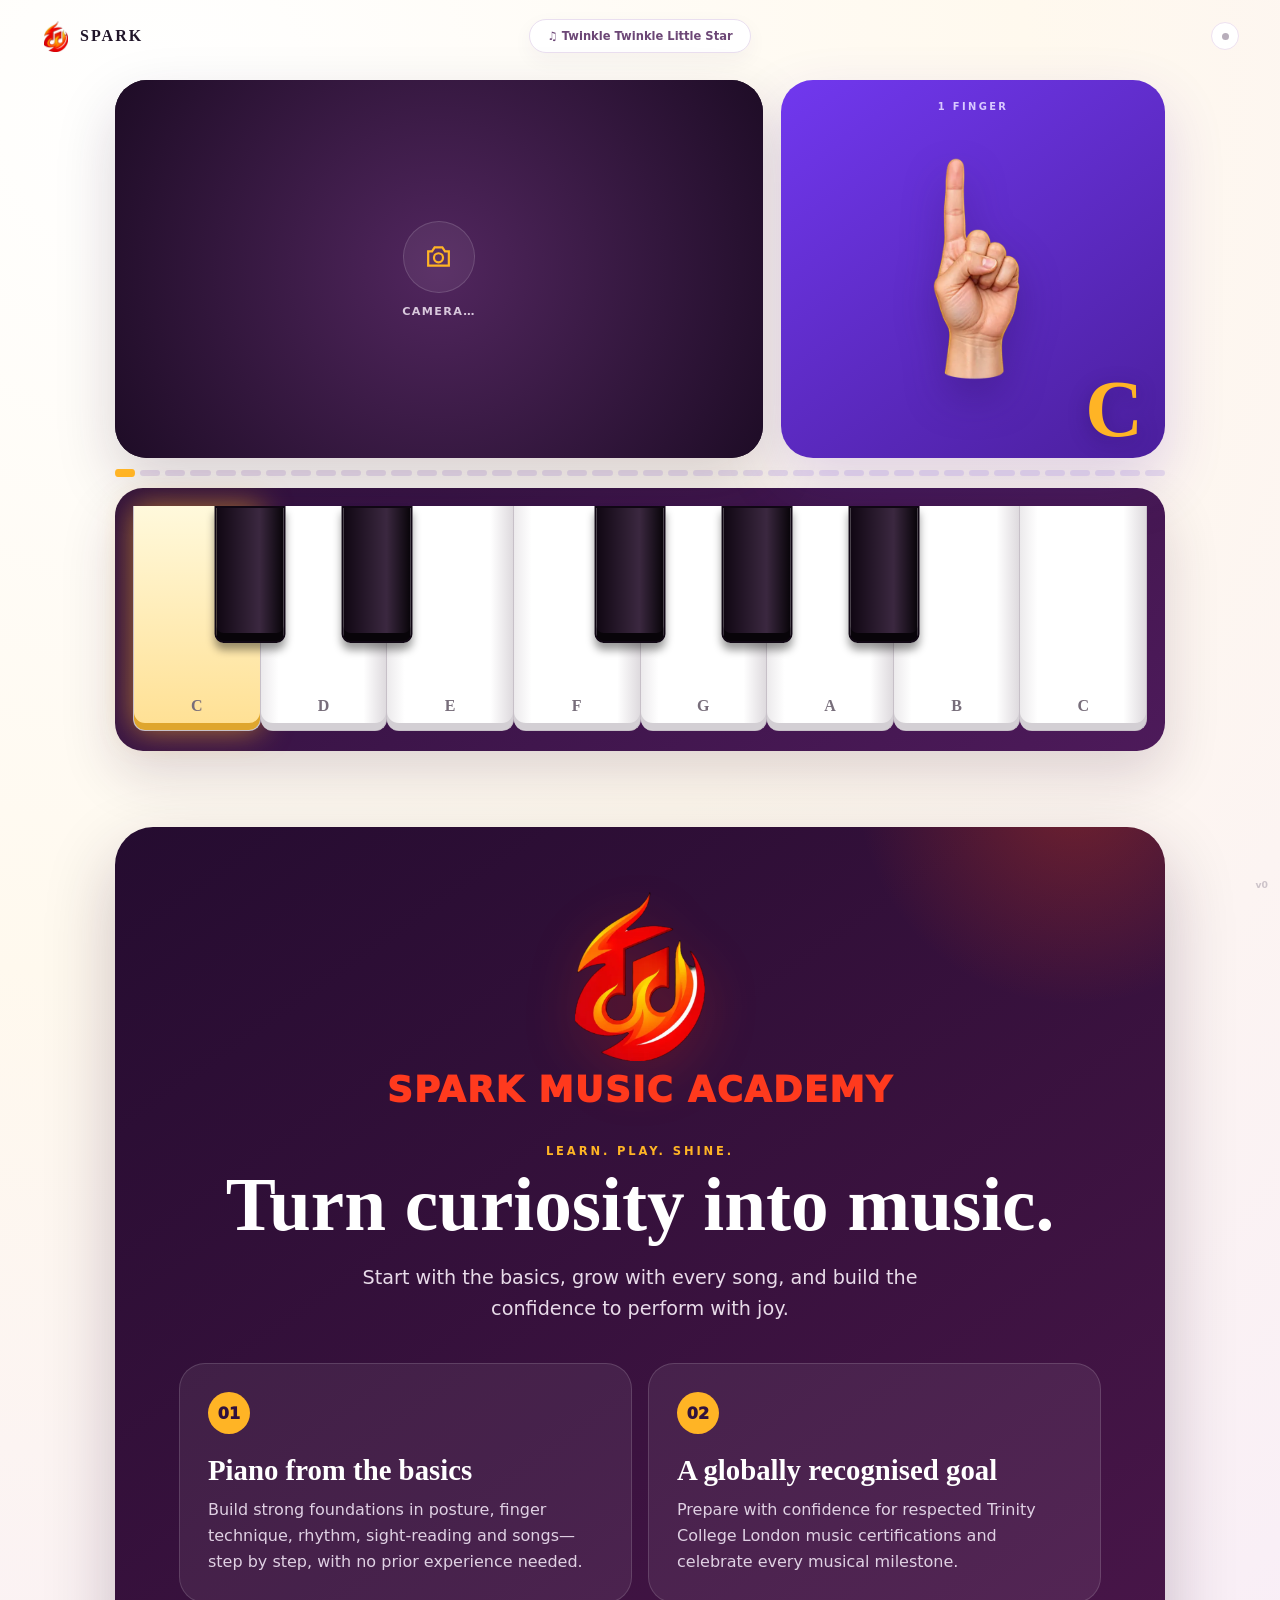
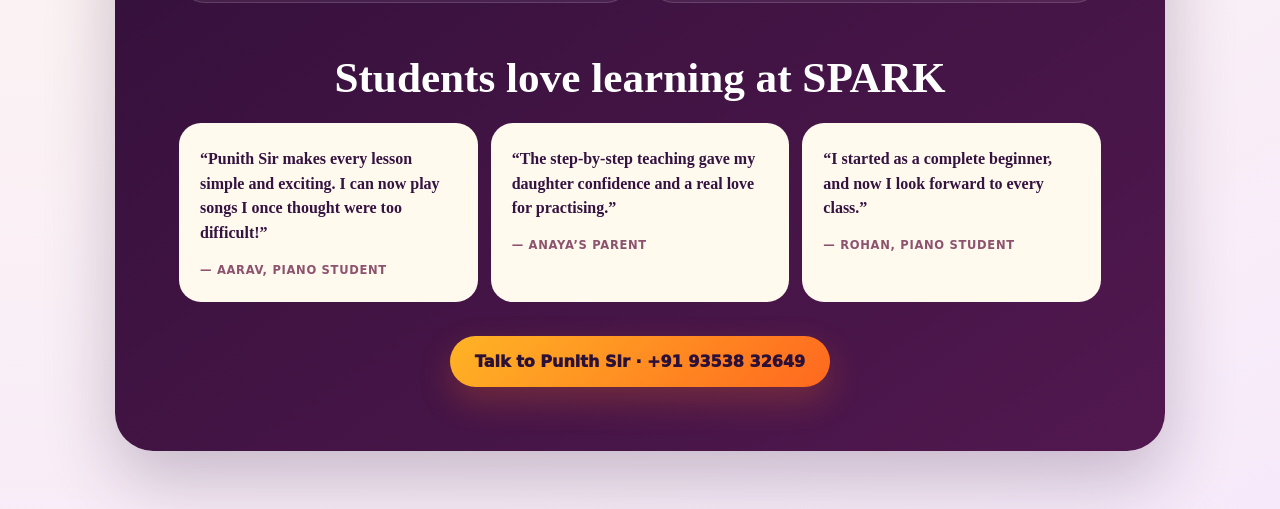
<file: site/index.html>
<!doctype html><html lang="en"><head><meta charset="UTF-8"><meta name="viewport" content="width=device-width,initial-scale=1"><meta name="theme-color" content="#291036"><title>SPARK Music Academy — Play with Your Hands</title><meta name="description" content="Show your hand. Play your first song."><meta property="og:title" content="SPARK Music Academy"><meta property="og:description" content="Show your hand. Make music."><meta property="og:image" content="https://spark-music-academy.dipenpalwankar.chatgpt.site/og.png"><style>
:root{--plum:#291036;--violet:#7138ef;--gold:#ffb425;--cream:#fff9ee;--mint:#55e6ba;--ink:#201529}*{box-sizing:border-box}html,body{margin:0;min-height:100%;background:var(--cream);font-family:Inter,ui-sans-serif,system-ui,-apple-system,"Segoe UI",sans-serif;color:var(--ink)}button{font:inherit}.app{min-height:100vh;overflow:hidden;background:radial-gradient(circle at 12% 5%,#fff 0,#fff9ee 38%,#f6eafa 100%);padding:0 3.2vw 28px}.intro{position:fixed;z-index:100;inset:0;display:grid;place-items:center;overflow:hidden;background:radial-gradient(circle,#522064 0,#290f38 46%,#130718 100%);animation:introAway .55s 1.72s both}.orbit{position:absolute;width:min(72vw,580px);aspect-ratio:1;border:1px solid #ffffff17;border-radius:50%;box-shadow:0 0 0 70px #ffffff08,0 0 0 140px #ffffff05;animation:orbit 9s linear infinite}.intro-logo{position:relative;z-index:2;color:#fff;display:flex;flex-direction:column;align-items:center;animation:logoPop 1.65s cubic-bezier(.16,.9,.2,1) both}.spark{width:28px;height:28px;color:var(--gold)}.intro-logo .spark{width:94px;height:94px;filter:drop-shadow(0 0 26px #ffb42599)}.intro-logo strong{font:800 clamp(2.6rem,8vw,5rem)/1 Georgia,serif;letter-spacing:.16em;margin-left:.16em}.intro-logo span{font-size:.7rem;text-transform:uppercase;letter-spacing:.34em;margin-top:10px;margin-left:.34em;color:#eadfed}@keyframes logoPop{0%{opacity:0;transform:scale(.12) rotate(-12deg);filter:blur(18px)}58%{opacity:1;transform:scale(1.1);filter:none}100%{transform:scale(1)}}@keyframes introAway{to{opacity:0;visibility:hidden;transform:scale(1.08)}}@keyframes orbit{to{transform:rotate(360deg)}}header{height:72px;max-width:1240px;margin:auto;display:grid;grid-template-columns:1fr auto 1fr;align-items:center}.brand{display:flex;align-items:center;gap:8px}.brand b{font:800 1rem Georgia,serif;letter-spacing:.13em}.song{justify-self:center;background:#fff;border:1px solid #eadff0;border-radius:999px;padding:9px 17px;font-size:.72rem;font-weight:800;color:#6c4776;box-shadow:0 7px 20px #4926540c}.live{justify-self:end;width:28px;height:28px;border-radius:50%;display:grid;place-items:center;background:#fff;border:1px solid #eee1f0}.live i{width:7px;height:7px;border-radius:50%;background:#b8aebb}.live i.on{background:#36d693;box-shadow:0 0 0 4px #36d69324}.play-zone{max-width:1050px;margin:8px auto 12px;display:grid;grid-template-columns:1.35fr .8fr;gap:18px}.camera,.guide{height:clamp(270px,42vh,440px);border-radius:32px;position:relative;overflow:hidden}.camera{background:radial-gradient(circle,#5a3162,#180c1d);box-shadow:0 25px 60px #2a12322e}.camera video,.camera canvas{position:absolute;inset:0;width:100%;height:100%;object-fit:cover}.camera video{transform:scaleX(-1)}.cover{position:absolute;z-index:4;inset:0;display:grid;place-content:center;justify-items:center;gap:12px;background:radial-gradient(circle,#51265e,#1e0c26);color:#d8c8dc;font-size:.7rem;font-weight:800;letter-spacing:.12em;text-transform:uppercase}.cover.hidden{display:none}.cam-ring{width:72px;height:72px;border-radius:50%;display:grid;place-items:center;background:#ffffff10;border:1px solid #ffffff24;animation:pulse 1.3s infinite}.cam-icon{width:31px;fill:none;stroke:var(--gold);stroke-width:1.7}.retry{display:none;flex-direction:column;align-items:center;gap:9px;border:0;border-radius:22px;background:#fff;color:var(--plum);padding:18px 24px;font-weight:800;cursor:pointer}.retry.show{display:flex}.retry .cam-icon{stroke:var(--violet)}@keyframes pulse{50%{box-shadow:0 0 0 16px #ffb4250d;transform:scale(.96)}}.ghost{position:absolute;inset:0;display:grid;place-items:center;pointer-events:none}.ghost img{height:75%;max-width:62%;object-fit:contain;opacity:.16;filter:grayscale(1) brightness(2);animation:ghost 1.4s ease-in-out infinite alternate}@keyframes ghost{to{opacity:.28;transform:scale(1.035)}}.seen-note{position:absolute;right:18px;top:16px;font:800 2.6rem Georgia,serif;color:#fff;text-shadow:0 4px 20px #0008}.guide{display:grid;place-items:center;text-align:center;background:linear-gradient(145deg,#7138ef,#4b1f9d);box-shadow:0 25px 60px #5b28b630;color:#fff;padding:22px}.show{position:absolute;top:21px;font-size:.62rem;font-weight:900;letter-spacing:.24em;color:#d9c9ff}.hand{width:min(78%,300px);height:72%;object-fit:contain;filter:drop-shadow(0 18px 20px #2a0f5c55);animation:float .8s ease-in-out infinite alternate}.note{position:absolute;right:22px;bottom:13px;font:900 5rem/.9 Georgia,serif;color:var(--gold);text-shadow:0 5px 20px #2d116777}@keyframes float{to{transform:translateY(-7px)}}.guide.complete{background:linear-gradient(145deg,#ffb425,#ff7c43);display:flex;flex-direction:column;justify-content:center}.guide.complete h1{margin:4px 0 14px;font:800 clamp(2rem,5vw,3.5rem) Georgia,serif}.star{font-size:5rem;animation:star 1.4s ease-in-out infinite}@keyframes star{50%{transform:rotate(12deg) scale(1.12)}}.replay{width:52px;height:52px;border:0;border-radius:50%;background:#fff;color:#6f2fe0;font-size:1.8rem;font-weight:900;cursor:pointer;box-shadow:0 8px 18px #7d351c30}.progress{max-width:1050px;margin:0 auto 12px;display:flex;gap:5px}.progress i{height:6px;flex:1;border-radius:999px;background:#e8ddeb;transition:.25s}.progress i.done{background:var(--mint)}.progress i.now{background:var(--gold);transform:scaleY(1.35)}.piano-shell{max-width:1050px;margin:auto;background:linear-gradient(145deg,#30113d,#4d1a5a);padding:18px 18px 20px;border-radius:28px;box-shadow:0 24px 55px #31123a29}.piano{position:relative;display:flex;height:clamp(170px,25vh,250px)}.white{position:relative;flex:1;border:1px solid #c7c0c8;border-top:0;border-radius:0 0 12px 12px;background:linear-gradient(90deg,#eceaec,#fff 14%,#fff 82%,#dedade);box-shadow:inset 0 -7px 0 #d3cfd4;cursor:pointer;transition:.08s}.white+.white{border-left:0}.white span{position:absolute;bottom:15px;inset-inline:0;font:800 1rem Georgia,serif;color:#776d7a}.white.pressed{transform:translateY(5px);background:linear-gradient(#eedcff,#d8b9ff);box-shadow:inset 0 -2px 0 #a882ba}.white.guide-key{background:linear-gradient(#fff9dc,#ffe093);box-shadow:inset 0 -7px 0 #dfa62e,0 0 30px #ffb42599}.black{position:absolute;z-index:3;top:0;width:7%;height:61%;transform:translateX(-50%);border:2px solid #100714;border-radius:0 0 9px 9px;background:linear-gradient(90deg,#100713,#3b2840 64%,#080409);box-shadow:inset 0 -8px 0 #080409,0 7px 8px #0006;cursor:pointer}.black.pressed{height:58%;background:#8a50ff}.v0{position:fixed;right:12px;bottom:10px;color:#96899a;text-decoration:none;font-size:.58rem;font-weight:800;opacity:.45}.v0:hover{opacity:1}@media(max-width:720px){.app{padding-inline:12px}header{height:62px}.song{font-size:.62rem;padding:8px 12px}.play-zone{grid-template-columns:1.15fr .8fr;gap:9px;margin-top:3px}.camera,.guide{height:clamp(245px,43vh,360px);border-radius:22px}.guide{padding:10px}.show{top:14px;font-size:.52rem}.hand{width:95%;height:68%}.note{font-size:3.6rem;right:12px;bottom:9px}.piano-shell{padding:11px 8px 13px;border-radius:20px}.piano{height:clamp(145px,24vh,190px)}.white span{bottom:11px}.progress{margin-bottom:9px}.cover{font-size:.58rem}.brand b{display:none}}@media(max-width:480px){.play-zone{grid-template-columns:1fr .66fr}.camera,.guide{height:43vh;min-height:230px}.hand{height:63%}.note{font-size:3rem}.piano{height:142px}.white span{font-size:.8rem}}@media(prefers-reduced-motion:reduce){*,*:before,*:after{animation-duration:.01ms!important;animation-iteration-count:1!important}}
</style><link rel="stylesheet" href="intro.css?v=4"><link rel="stylesheet" href="academy.css?v=1"><style>.song-picker[hidden]{display:none}.song-picker{display:flex;justify-content:flex-end;gap:6px;margin:0 0 12px}.song-picker button{border:1px solid #ffffff2c;border-radius:999px;background:#ffffff12;color:#eadfed;padding:8px 12px;font-size:.72rem;font-weight:850;cursor:pointer}.song-picker button.active{background:var(--gold);border-color:var(--gold);color:#2f103b}.gesture-word{max-width:80%;font:900 clamp(1.35rem,4vw,2.6rem)/1.05 Inter,ui-sans-serif,system-ui,sans-serif;letter-spacing:.08em;color:#fff}.ghost strong{color:#fff;opacity:.3;font:900 clamp(1.1rem,4vw,2.2rem)/1 Inter,ui-sans-serif,system-ui,sans-serif;letter-spacing:.12em}.ghost img[hidden]{display:none}@media(max-width:720px){.song-picker{margin:0 3px 9px}.song-picker button{padding:7px 10px;font-size:.65rem}}</style></head><body><main class="app"><section class="intro"><div class="orbit"></div><div class="intro-logo"><span class="logo-art brand-logo-image" role="img" aria-label="SPARK Music Academy logo"></span><strong class="brand-name">SPARK MUSIC ACADEMY</strong></div><div class="intro-message teacher-flash"><span>Learn Piano</span><small>with</small><strong>Punith Sir</strong></div><div class="intro-message lesson-flash"><strong>Let's Start</strong><span>your first lesson today!</span></div></section><section class="join-popup" id="joinPopup" role="dialog" aria-modal="true" aria-labelledby="joinTitle" hidden><div class="join-card"><span class="logo-art academy-mark" aria-hidden="true"></span><span class="join-kicker">Your music journey starts here</span><h2 id="joinTitle">Join SPARK<br>Music Academy</h2><p>Contact Punith Sir now!</p><a class="join-call" href="tel:+919353832649" aria-label="Call Punith Sir at plus 91 93538 32649">+91 93538 32649</a><button class="join-more" id="joinMore">Get more information about the academy</button><button class="join-replay" id="joinReplay">Play again ↻</button></div></section><header><div class="brand"><span class="logo-art" aria-hidden="true"></span><b>SPARK</b></div><div class="song" id="songTitle">♫ Twinkle Twinkle Little Star</div><div class="live"><i id="live"></i></div></header><section class="play-zone"><div class="camera"><video id="video" muted playsinline></video><canvas id="canvas"></canvas><div class="cover" id="cover"><div class="cam-ring" id="camRing"><svg class="cam-icon" viewBox="0 0 24 24"><path d="M4 8h3l2-3h6l2 3h3v11H4z"/><circle cx="12" cy="13" r="3.5"/></svg></div><span id="camText">Camera…</span><button class="retry" id="retry"><svg class="cam-icon" viewBox="0 0 24 24"><path d="M4 8h3l2-3h6l2 3h3v11H4z"/><circle cx="12" cy="13" r="3.5"/></svg>Tap</button></div><div class="ghost" id="ghost"><img id="ghostHand" alt="Hand guide"><strong id="ghostCue"></strong></div><div class="seen-note" id="seen"></div></div><div class="guide" id="guide"><span class="show">SHOW THIS</span><img class="hand" id="hand" alt="Hand shape"><div class="note" id="note">E</div></div></section><div class="progress" id="progress"></div><section class="piano-shell"><div class="song-picker" id="songPicker" hidden><button data-song="twinkle" class="active">Twinkle Twinkle</button><button data-song="hot">Hot Cross Buns</button></div><div class="piano" id="piano"></div></section><section class="academy-info" id="academy-info" aria-labelledby="academyTitle"><div class="academy-lockup"><span class="logo-art" role="img" aria-label="SPARK Music Academy logo"></span><strong>SPARK MUSIC ACADEMY</strong></div><p class="academy-eyebrow">Learn. Play. Shine.</p><h2 id="academyTitle">Turn curiosity into music.</h2><p class="academy-lead">Start with the basics, grow with every song, and build the confidence to perform with joy.</p><div class="academy-highlights"><article><span>01</span><h3>Piano from the basics</h3><p>Build strong foundations in posture, finger technique, rhythm, sight-reading and songs—step by step, with no prior experience needed.</p></article><article><span>02</span><h3>A globally recognised goal</h3><p>Prepare with confidence for respected Trinity College London music certifications and celebrate every musical milestone.</p></article></div><div class="testimonials"><h3>Students love learning at SPARK</h3><div><blockquote>“Punith Sir makes every lesson simple and exciting. I can now play songs I once thought were too difficult!”<footer>— Aarav, Piano Student</footer></blockquote><blockquote>“The step-by-step teaching gave my daughter confidence and a real love for practising.”<footer>— Anaya’s Parent</footer></blockquote><blockquote>“I started as a complete beginner, and now I look forward to every class.”<footer>— Rohan, Piano Student</footer></blockquote></div></div><a class="academy-cta" href="tel:+919353832649">Talk to Punith Sir · +91 93538 32649</a></section><a class="v0" href="v0/">v0</a></main><script type="module">
const notes=[['C4','C','A',261.63],['D4','D','S',293.66],['E4','E','D',329.63],['F4','F','F',349.23],['G4','G','G',392],['A4','A','H',440],['B4','B','J',493.88],['C5','C','K',523.25]],blacks=[['C#4',11.55,277.18],['D#4',24.05,311.13],['F#4',49.05,369.99],['G#4',61.55,415.3],['A#4',74.05,466.16]],songs={twinkle:{title:'Twinkle Twinkle Little Star',short:'Twinkle Twinkle',notes:['C4','C4','G4','G4','A4','A4','G4','F4','F4','E4','E4','D4','D4','C4','G4','G4','F4','F4','E4','E4','D4','G4','G4','F4','F4','E4','E4','D4','C4','C4','G4','G4','A4','A4','G4','F4','F4','E4','E4','D4','D4','C4']},hot:{title:'Hot Cross Buns',short:'Hot Cross Buns',notes:['E4','D4','C4','E4','D4','C4','C4','C4','C4','C4','D4','D4','D4','D4','E4','D4','C4']}},songKey='twinkle',song=songs.twinkle.notes;let audio,step=0,stream,raf,landmarker,lastCount='',lastTrigger=0,tutorialComplete=false;const $=s=>document.querySelector(s),piano=$('#piano'),progress=$('#progress');
notes.forEach(([n,l,k])=>{const b=document.createElement('button');b.className='white';b.dataset.note=n;b.innerHTML=`<span>${l}</span>`;b.setAttribute('aria-label',`Play ${l}`);b.onpointerdown=()=>play(n);piano.appendChild(b)});blacks.forEach(([n,left,hz])=>{const b=document.createElement('button');b.className='black';b.dataset.note=n;b.style.left=left+'%';b.onpointerdown=()=>tone(n,hz);piano.appendChild(b)});song.forEach(()=>progress.appendChild(document.createElement('i')));
function asset(count){return`assets/hand-guide-${count===1?'one':count===2?'two':'three'}.webp`}function tone(n,hz){audio??=new(window.AudioContext||window.webkitAudioContext)();if(audio.state==='suspended')audio.resume();const o=audio.createOscillator(),g=audio.createGain();o.type='triangle';o.frequency.value=hz;g.gain.setValueAtTime(.0001,audio.currentTime);g.gain.exponentialRampToValueAtTime(.3,audio.currentTime+.015);g.gain.exponentialRampToValueAtTime(.0001,audio.currentTime+.52);o.connect(g).connect(audio.destination);o.start();o.stop(audio.currentTime+.55);const key=document.querySelector(`[data-note="${n}"]`);key?.classList.add('pressed');setTimeout(()=>key?.classList.remove('pressed'),180)}function play(n){const x=notes.find(x=>x[0]===n);if(!x)return;tone(n,x[3]);if(song[step]===n){step=Math.min(step+1,song.length);render()}}
function guideFor(n){return n==='C4'?{label:'1 FINGER',asset:asset(1)}:n==='D4'?{label:'2 FINGERS',asset:asset(2)}:n==='E4'?{label:'3 FINGERS',asset:asset(3)}:n==='F4'?{label:'4 FINGERS',asset:'assets/hand-guide-four.webp'}:n==='G4'?{label:'OPEN HAND',asset:'assets/hand-guide-open.webp'}:{label:'THUMB UP',asset:'assets/hand-guide-thumb.webp'}}
function chooseSong(key){songKey=key;song=songs[key].notes;step=0;$('#joinPopup').hidden=true;$('#songTitle').textContent='♫ '+songs[key].title;progress.innerHTML='';song.forEach(()=>progress.appendChild(document.createElement('i')));document.querySelectorAll('#songPicker button').forEach(b=>b.classList.toggle('active',b.dataset.song===key));render()}
function render(){$('#joinPopup').hidden=step<song.length;document.querySelectorAll('.white').forEach(k=>k.classList.remove('guide-key'));[...progress.children].forEach((p,i)=>p.className=i<step?'done':i===step?'now':'');const guide=$('#guide');if(step>=song.length){tutorialComplete=true;$('#songPicker').hidden=false;guide.className='guide complete';guide.innerHTML='<div class="star">★</div><h1>You did it!</h1><button class="replay" aria-label="Play again">↻</button>';guide.querySelector('button').onclick=()=>{step=0;render()};return}const n=song[step],cue=guideFor(n);guide.className='guide';guide.innerHTML='<span class="show">'+cue.label+'</span>'+(cue.asset?'<img class="hand" id="hand" alt="Hand shape">':'<div class="gesture-word">'+cue.label+'</div>')+'<div class="note" id="note"></div>';if(cue.asset){$('#hand').src=cue.asset;$('#ghostHand').src=cue.asset;$('#ghostHand').hidden=false;$('#ghostCue').textContent=''}else{$('#ghostHand').hidden=true;$('#ghostCue').textContent=cue.label}$('#note').textContent=n[0];document.querySelector(`[data-note="${n}"]`).classList.add('guide-key')}render();$('#joinReplay').onclick=()=>{step=0;render()};$('#joinMore').onclick=()=>{$('#joinPopup').hidden=true;setTimeout(()=>$('#academy-info').scrollIntoView({behavior:'smooth',block:'start'}),80)};document.querySelectorAll('#songPicker button').forEach(b=>b.onclick=()=>chooseSong(b.dataset.song));
document.addEventListener('keydown',e=>{if(e.repeat)return;const n=notes.find(n=>n[2].toLowerCase()===e.key.toLowerCase());if(n)play(n[0])});document.addEventListener('pointerdown',()=>{if(audio?.state==='suspended')audio.resume()},{once:true});
async function startCamera(){try{$('#retry').classList.remove('show');$('#camRing').style.display='grid';$('#camText').textContent='Camera…';const {FilesetResolver,HandLandmarker}=await import('https://cdn.jsdelivr.net/npm/@mediapipe/tasks-vision@0.10.22-rc.20250304/+esm'),vision=await FilesetResolver.forVisionTasks('https://cdn.jsdelivr.net/npm/@mediapipe/tasks-vision@0.10.22-rc.20250304/wasm');landmarker=await HandLandmarker.createFromOptions(vision,{baseOptions:{modelAssetPath:'https://storage.googleapis.com/mediapipe-models/hand_landmarker/hand_landmarker/float16/1/hand_landmarker.task',delegate:'GPU'},runningMode:'VIDEO',numHands:1});stream=await navigator.mediaDevices.getUserMedia({video:{facingMode:'user',width:{ideal:960},height:{ideal:540}},audio:false});const video=$('#video');video.srcObject=stream;await video.play();$('#cover').classList.add('hidden');$('#live').classList.add('on');detect()}catch(err){console.error(err);$('#camRing').style.display='none';$('#camText').textContent='';$('#retry').classList.add('show')}}
function detect(){const video=$('#video'),pts=landmarker.detectForVideo(video,performance.now()).landmarks?.[0],canvas=$('#canvas'),ctx=canvas.getContext('2d');canvas.width=video.videoWidth||960;canvas.height=video.videoHeight||540;ctx.clearRect(0,0,canvas.width,canvas.height);if(pts){ctx.strokeStyle='#ffffffe0';ctx.lineWidth=4;ctx.lineCap='round';ctx.lineJoin='round';[[0,1,2,3,4],[0,5,6,7,8],[5,9,10,11,12],[9,13,14,15,16],[13,17,18,19,20],[0,17]].forEach(chain=>{ctx.beginPath();chain.forEach((i,j)=>{const p=pts[i],x=(1-p.x)*canvas.width,y=p.y*canvas.height;j?ctx.lineTo(x,y):ctx.moveTo(x,y)});ctx.stroke()});ctx.fillStyle='#ffb425';pts.forEach(p=>{ctx.beginPath();ctx.arc((1-p.x)*canvas.width,p.y*canvas.height,5.5,0,Math.PI*2);ctx.fill()});const i=pts[8].y<pts[6].y-.025,m=pts[12].y<pts[10].y-.025,r=pts[16].y<pts[14].y-.025,p=pts[20].y<pts[18].y-.025,t=Math.abs(pts[4].x-pts[2].x)>.075;let detected='';if(t&&!i&&!m&&!r&&!p)detected='A4';else if(i&&!m&&!r&&!p)detected='C4';else if(i&&m&&!r&&!p)detected='D4';else if(i&&m&&r&&!p)detected='E4';else if(i&&m&&r&&p&&!t)detected='F4';else if(i&&m&&r&&p&&t)detected='G4';$('#seen').textContent=detected?detected[0]:'';$('#ghost').style.display=detected?'none':'grid';const now=performance.now();if(detected&&(detected!==lastCount||now-lastTrigger>900)){play(detected);lastTrigger=now}lastCount=detected}else{$('#seen').textContent='';$('#ghost').style.display='grid';lastCount=''}raf=requestAnimationFrame(detect)}$('#retry').onclick=startCamera;setTimeout(startCamera,5600);
</script></body></html>
</file>
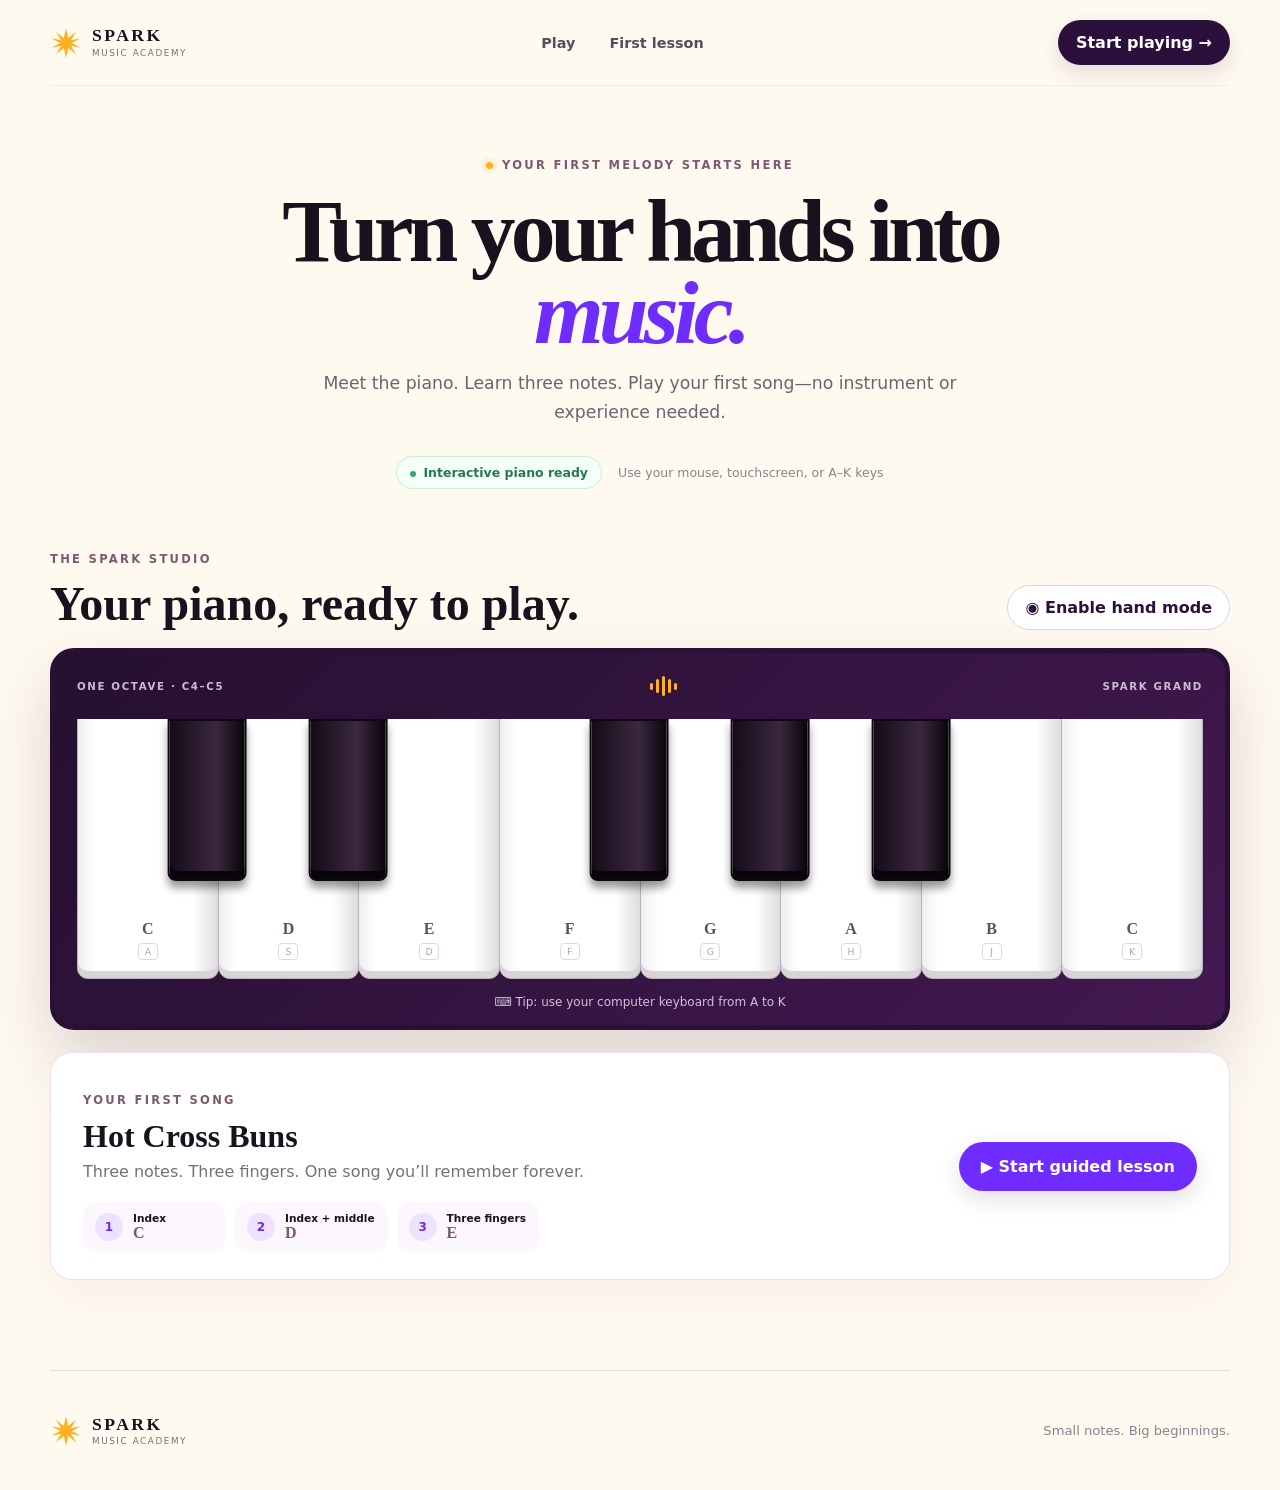
<file: site/v0/index.html>
<!doctype html>
<html lang="en">
<head>
  <meta charset="UTF-8" />
  <meta name="viewport" content="width=device-width, initial-scale=1.0" />
  <meta name="theme-color" content="#2b103b" />
  <title>SPARK Music Academy — Play Your First Song</title>
  <meta name="description" content="Play a one-octave piano with your hands and learn Hot Cross Buns in minutes." />
  <meta property="og:title" content="SPARK Music Academy" />
  <meta property="og:description" content="Play. Learn. Spark joy." />
  <meta property="og:type" content="website" />
  <meta property="og:image" content="https://spark-music-academy.dipenpalwankar.chatgpt.site/og.png" />
  <style>
    :root{--ink:#17121d;--plum:#2b103b;--purple:#6f2cff;--gold:#ffb020;--cream:#fffaf0;--muted:#766f7b}*{box-sizing:border-box}html{scroll-behavior:smooth}body{margin:0;background:var(--cream);color:var(--ink);font-family:Inter,ui-sans-serif,system-ui,-apple-system,"Segoe UI",sans-serif}button,a{-webkit-tap-highlight-color:transparent}button{font:inherit}.shell{width:min(1180px,calc(100% - 40px));margin-inline:auto}.intro{position:fixed;z-index:100;inset:0;display:grid;place-items:center;overflow:hidden;background:radial-gradient(circle at center,#4e185f 0,#240d32 46%,#130818 100%);animation:introExit .65s 1.75s both}.intro.hidden{display:none}.intro-glow{position:absolute;width:26rem;height:26rem;border-radius:50%;background:#ffaf1c47;filter:blur(80px);animation:glowPulse 1.6s ease-out}.intro-mark{color:#fff;position:relative;z-index:2;text-align:center;animation:logoArrival 1.7s cubic-bezier(.18,.8,.2,1) both}.intro-mark .spark{width:100px;height:100px;color:var(--gold);filter:drop-shadow(0 0 24px #ffb0208c)}.intro-mark p{margin:18px 0 0;display:flex;flex-direction:column;letter-spacing:.34em}.intro-mark strong{font:800 clamp(2.2rem,7vw,4.8rem)/1 Georgia,serif;letter-spacing:.18em}.intro-mark span{margin-top:10px;font-size:.8rem;text-transform:uppercase}.skip{position:absolute;right:28px;top:24px;z-index:3;border:1px solid #ffffff44;color:#fff;background:#ffffff10;border-radius:999px;padding:10px 16px;cursor:pointer}@keyframes logoArrival{0%{opacity:0;transform:scale(.14) rotate(-10deg);filter:blur(16px)}55%{opacity:1;transform:scale(1.08);filter:blur(0)}100%{transform:scale(1)}}@keyframes introExit{to{opacity:0;visibility:hidden;transform:scale(1.08)}}@keyframes glowPulse{0%{opacity:0;transform:scale(.1)}65%{opacity:1}100%{transform:scale(1.5);opacity:.2}}.nav{height:86px;display:flex;align-items:center;justify-content:space-between;border-bottom:1px solid #3b214711}.brand{display:inline-flex;align-items:center;gap:10px;color:var(--ink);text-decoration:none}.spark{width:32px;height:32px;color:var(--gold)}.brand span{display:flex;flex-direction:column}.brand b{font:800 1.1rem/1 Georgia,serif;letter-spacing:.14em}.brand small{margin-top:3px;font-size:.55rem;letter-spacing:.18em;text-transform:uppercase;color:var(--muted)}.nav-links{display:flex;gap:34px}.nav-links a{color:#554c5c;text-decoration:none;font-size:.9rem;font-weight:600}.pill,.lesson-button{border:0;border-radius:999px;background:var(--plum);color:#fff;padding:13px 18px;font-weight:700;display:inline-flex;align-items:center;gap:10px;cursor:pointer;box-shadow:0 8px 22px #2b103b22;transition:.2s}.pill:hover,.lesson-button:hover{transform:translateY(-2px);background:#451458}.hero{padding:72px 0 52px;text-align:center}.eyebrow,.kicker{color:#7d586e;font-size:.72rem;letter-spacing:.2em;font-weight:800;text-transform:uppercase}.eyebrow{display:flex;justify-content:center;align-items:center;gap:9px}.eyebrow span{width:7px;height:7px;border-radius:50%;background:var(--gold);box-shadow:0 0 0 5px #ffb0201c}.hero h1{margin:18px auto 14px;max-width:860px;font:700 clamp(3rem,7vw,6.2rem)/.92 Georgia,serif;letter-spacing:-.055em}.hero h1 em{color:var(--purple);font-weight:inherit}.hero-copy{max-width:650px;margin:0 auto;color:#6c6370;font-size:1.08rem;line-height:1.7}.status-row{margin-top:28px;display:flex;align-items:center;justify-content:center;gap:16px;color:#8b828e;font-size:.78rem}.live-pill{border:1px solid #45a46c33;background:#f4fff7;color:#267a49;border-radius:999px;padding:8px 13px;font-weight:700}.live-pill i{display:inline-block;width:6px;height:6px;border-radius:50%;background:#35a863;margin-right:7px}.studio{padding-bottom:90px}.studio-header{display:flex;justify-content:space-between;align-items:flex-end;margin-bottom:18px}.studio-header h2{font:700 clamp(1.8rem,4vw,3rem)/1.1 Georgia,serif;margin:7px 0 0}.camera-button{display:inline-flex;align-items:center;gap:9px;border:1px solid #ded3e4;color:var(--plum);background:#fff;border-radius:999px;padding:12px 17px;font-weight:750;cursor:pointer}.camera-button.active{color:#fff;background:var(--purple);border-color:var(--purple)}.hand-stage{display:none;grid-template-columns:1.4fr 1fr;gap:18px;margin-bottom:18px;padding:16px;border-radius:22px;background:#1e0d26;color:#fff;box-shadow:0 18px 45px #35144020}.hand-stage.show{display:grid}.camera-feed{position:relative;min-height:250px;overflow:hidden;border-radius:15px;background:radial-gradient(circle,#402249,#100714)}.camera-feed video,.camera-feed canvas{width:100%;height:100%;position:absolute;inset:0;object-fit:cover}.camera-feed video{transform:scaleX(-1)}.camera-loader{position:absolute;inset:0;display:grid;place-content:center;text-align:center;padding:30px;color:#e7dbea;background:#1b0b22dd;font-size:.82rem;line-height:1.6;z-index:2}.camera-loader.hidden{display:none}.camera-badge{position:absolute;z-index:3;left:12px;top:12px;border:1px solid #ffffff2e;background:#120719a8;backdrop-filter:blur(8px);border-radius:999px;padding:7px 10px;font-size:.56rem;font-weight:800;letter-spacing:.13em}.camera-badge i{display:inline-block;width:6px;height:6px;border-radius:50%;background:#8a7e8e;margin-right:6px}.camera-badge.live i{background:#53e58c;box-shadow:0 0 0 4px #53e58c22}.gesture-readout{padding:20px 18px 16px 8px;display:flex;flex-direction:column;justify-content:center}.gesture-readout .kicker{color:#c8a9d3}.gesture-readout h3{margin:8px 0 9px;font:700 1.6rem Georgia,serif}.gesture-readout>p:not(.kicker){color:#cdbfd0;font-size:.83rem;line-height:1.6;margin:0}.gesture-chips{display:flex;gap:8px;margin-top:18px}.gesture-chips span{min-width:65px;display:flex;align-items:center;justify-content:center;gap:5px;background:#ffffff10;border:1px solid #ffffff17;border-radius:11px;padding:10px;filter:grayscale(.8);opacity:.62;transition:.2s}.gesture-chips span.seen{color:#211327;background:var(--gold);filter:none;opacity:1;transform:translateY(-3px);box-shadow:0 8px 20px #ffb02045}.gesture-readout small{color:#9f90a3;margin-top:13px;font-size:.68rem}.piano-wrap{overflow:hidden;background:linear-gradient(135deg,#25102f,#431851);border:5px solid #2a1034;border-radius:24px;padding:0 22px 20px;box-shadow:0 28px 65px #3514402b}.piano-topbar{height:66px;color:#cdbcd1;display:flex;align-items:center;justify-content:space-between;font-size:.64rem;font-weight:750;letter-spacing:.16em}.sound-bars{height:20px;display:flex;align-items:center;gap:3px}.sound-bars i{display:block;width:3px;height:7px;background:var(--gold);border-radius:9px}.sound-bars i:nth-child(2),.sound-bars i:nth-child(4){height:14px}.sound-bars i:nth-child(3){height:20px}.piano{position:relative;display:flex;height:260px;overflow:visible}.white-key{position:relative;flex:1;border:1px solid #b9b2bc;border-top:0;border-radius:0 0 11px 11px;background:linear-gradient(90deg,#eee 0,#fff 12%,#fff 82%,#ddd 100%);cursor:pointer;box-shadow:inset 0 -7px 0 #d9d5d7;transition:.08s}.white-key+.white-key{border-left:0}.white-key.pressed{transform:translateY(5px);background:linear-gradient(#f5dcff,#d9b7ff);box-shadow:inset 0 -2px 0 #a882ba}.white-key.guide{background:linear-gradient(#fff7db,#ffe5a5);box-shadow:inset 0 -7px 0 #e5b840,0 0 28px #ffb02088}.key-label{position:absolute;bottom:18px;inset-inline:0;display:flex;align-items:center;flex-direction:column;color:#5b5260}.key-label b{font:700 1rem Georgia,serif}.key-label small{color:#aba4ae;font-size:.58rem;margin-top:5px;border:1px solid #ded9df;border-radius:4px;min-width:20px;padding:2px}.black-key{position:absolute;z-index:3;top:0;width:7%;height:62%;transform:translateX(-50%);border:2px solid #0f0712;border-radius:0 0 8px 8px;background:linear-gradient(90deg,#140b17,#3b283f 62%,#09050a);box-shadow:inset 0 -8px 0 #080409,0 7px 8px #0006;cursor:pointer}.black-key.pressed{height:60%;background:#7c3aed}.guide-hand{position:absolute;z-index:5;top:56%;left:50%;transform:translate(-50%,-50%);animation:bounce .8s ease-in-out infinite alternate;pointer-events:none;font-size:clamp(2.1rem,5vw,4rem);filter:drop-shadow(0 6px 5px #0002)}@keyframes bounce{to{transform:translate(-50%,-58%)}}.keyboard-tip{margin:16px 0 -4px;color:#d2c2d5;text-align:center;font-size:.75rem}.lesson-card{margin-top:22px;padding:28px 32px;display:grid;grid-template-columns:1.35fr 1fr;gap:30px;align-items:center;background:#fff;border:1px solid #e9e0ea;border-radius:22px;box-shadow:0 16px 45px #4924540d}.lesson-copy h3{margin:5px 0 7px;font:700 2rem Georgia,serif}.lesson-copy>p:not(.kicker){color:var(--muted);margin:0}.finger-legend{display:flex;gap:10px;margin-top:22px}.finger-legend span{display:grid;grid-template-columns:30px 1fr;column-gap:8px;align-items:center;padding:9px 12px;min-width:142px;border-radius:12px;background:#fbf7fc}.finger-legend i{grid-row:span 2;width:28px;height:28px;display:grid;place-items:center;border-radius:50%;background:#eee2ff;color:#6e30cf;font-style:normal;font-size:.75rem;font-weight:800}.finger-legend b{font-size:.66rem;white-space:nowrap}.finger-legend small{font:700 1rem Georgia,serif;color:#7d586e}.lesson-action{justify-self:stretch;display:flex;flex-direction:column;align-items:flex-end;gap:15px}.lesson-button{background:var(--purple);padding:15px 22px}.progress{display:none;width:100%;color:#554c5b;text-align:right}.progress.show{display:block}.progress>span{display:block;font-size:.82rem;font-weight:700;margin-bottom:8px}.progress div{height:7px;border-radius:9px;overflow:hidden;background:#eee7f1}.progress div i{display:block;height:100%;width:0;background:linear-gradient(90deg,var(--purple),var(--gold));border-radius:inherit;transition:width .25s}.progress small{display:block;margin-top:5px;color:#9b919e}footer{border-top:1px solid #e5dbe7;min-height:120px;display:flex;justify-content:space-between;align-items:center;color:#8b818e;font-size:.82rem}
    @media(max-width:760px){.shell{width:min(100% - 24px,1180px)}.nav{height:72px}.nav-links{display:none}.pill{font-size:0;padding:11px}.hero{padding-top:55px}.hero h1{font-size:clamp(3rem,15vw,5rem)}.status-row{flex-direction:column;gap:9px}.studio-header{align-items:flex-start;flex-direction:column;gap:15px}.hand-stage.show{grid-template-columns:1fr}.camera-feed{min-height:220px}.gesture-readout{padding:14px 8px 8px}.piano-wrap{padding-inline:9px;border-width:3px}.piano{height:210px}.piano-topbar{height:52px}.piano-topbar span{font-size:.52rem}.key-label small{display:none}.lesson-card{padding:24px 20px;grid-template-columns:1fr}.finger-legend{display:grid}.finger-legend span{width:100%}.lesson-action{align-items:stretch}.lesson-button{justify-content:center}footer{flex-direction:column;justify-content:center;gap:16px}}
    @media(prefers-reduced-motion:reduce){*,*:before,*:after{animation-duration:.01ms!important;animation-iteration-count:1!important;scroll-behavior:auto!important}}
  </style>
</head>
<body>
  <section class="intro" id="intro"><button class="skip" id="skip">Skip intro</button><div class="intro-mark"><svg class="spark" viewBox="0 0 48 48"><path d="M24 2l3.4 14.6L39 7l-7.6 12.8L46 17l-13.3 7L46 31l-14.6-2.8L39 41l-11.6-9.6L24 46l-3.4-14.6L9 41l7.6-12.8L2 31l13.3-7L2 17l14.6 2.8L9 7l11.6 9.6L24 2z" fill="currentColor"/></svg><p><strong>SPARK</strong><span>Music Academy</span></p></div><div class="intro-glow"></div></section>
  <nav class="nav shell"><a href="#play" class="brand"><svg class="spark" viewBox="0 0 48 48"><path d="M24 2l3.4 14.6L39 7l-7.6 12.8L46 17l-13.3 7L46 31l-14.6-2.8L39 41l-11.6-9.6L24 46l-3.4-14.6L9 41l7.6-12.8L2 31l13.3-7L2 17l14.6 2.8L9 7l11.6 9.6L24 2z" fill="currentColor"/></svg><span><b>SPARK</b><small>Music Academy</small></span></a><div class="nav-links"><a href="#play">Play</a><a href="#lesson">First lesson</a></div><button class="pill" onclick="document.querySelector('#play').scrollIntoView()">Start playing →</button></nav>
  <section class="hero shell" id="play"><div class="eyebrow"><span></span>Your first melody starts here</div><h1>Turn your hands into <em>music.</em></h1><p class="hero-copy">Meet the piano. Learn three notes. Play your first song—no instrument or experience needed.</p><div class="status-row"><div class="live-pill"><i></i>Interactive piano ready</div><span>Use your mouse, touchscreen, or A–K keys</span></div></section>
  <section class="studio shell" id="lesson">
    <div class="studio-header"><div><p class="kicker">THE SPARK STUDIO</p><h2>Your piano, ready to play.</h2></div><button class="camera-button" id="cameraButton">◉ Enable hand mode</button></div>
    <div class="hand-stage" id="handStage"><div class="camera-feed"><video id="video" muted playsinline></video><canvas id="canvas"></canvas><div class="camera-loader" id="cameraLoader">Starting camera and hand recognition…</div><div class="camera-badge" id="cameraBadge"><i></i><span>GETTING READY</span></div></div><div class="gesture-readout"><p class="kicker">YOUR HAND IS THE INSTRUMENT</p><h3 id="gestureTitle">Show your hand</h3><p>Face your palm toward the camera. Hold up the first fingers together; keep your pinky down.</p><div class="gesture-chips"><span id="g1">☝️ <b>C</b></span><span id="g2">✌️ <b>D</b></span><span id="g3">🤟 <b>E</b></span></div><small>Hold a gesture to repeat the note.</small></div></div>
    <div class="piano-wrap"><div class="piano-topbar"><span>ONE OCTAVE · C4–C5</span><div class="sound-bars"><i></i><i></i><i></i><i></i><i></i></div><span>SPARK GRAND</span></div><div class="piano" id="piano" aria-label="One octave piano keyboard"></div><div class="keyboard-tip">⌨ Tip: use your computer keyboard from A to K</div></div>
    <div class="lesson-card"><div class="lesson-copy"><p class="kicker">YOUR FIRST SONG</p><h3>Hot Cross Buns</h3><p>Three notes. Three fingers. One song you’ll remember forever.</p><div class="finger-legend"><span><i>1</i><b>Index</b><small>C</small></span><span><i>2</i><b>Index + middle</b><small>D</small></span><span><i>3</i><b>Three fingers</b><small>E</small></span></div></div><div class="lesson-action"><div class="progress" id="progress"><span id="progressText"></span><div><i id="progressBar"></i></div><small id="progressCount"></small></div><button class="lesson-button" id="lessonButton">▶ Start guided lesson</button></div></div>
  </section>
  <footer class="shell"><div class="brand"><svg class="spark" viewBox="0 0 48 48"><path d="M24 2l3.4 14.6L39 7l-7.6 12.8L46 17l-13.3 7L46 31l-14.6-2.8L39 41l-11.6-9.6L24 46l-3.4-14.6L9 41l7.6-12.8L2 31l13.3-7L2 17l14.6 2.8L9 7l11.6 9.6L24 2z" fill="currentColor"/></svg><span><b>SPARK</b><small>Music Academy</small></span></div><p>Small notes. Big beginnings.</p></footer>
  <script type="module">
    const notes=[['C4','C','A',261.63],['D4','D','S',293.66],['E4','E','D',329.63],['F4','F','F',349.23],['G4','G','G',392],['A4','A','H',440],['B4','B','J',493.88],['C5','C','K',523.25]];
    const blacks=[['C#4',11.55,277.18],['D#4',24.05,311.13],['F#4',49.05,369.99],['G#4',61.55,415.3],['A#4',74.05,466.16]];
    const song=['E4','D4','C4','E4','D4','C4','C4','C4','C4','C4','D4','D4','D4','D4','E4','D4','C4'];
    const piano=document.querySelector('#piano');let audio,lesson=false,step=0,stream,raf,handOn=false;
    notes.forEach(([note,label,key])=>{const b=document.createElement('button');b.className='white-key';b.dataset.note=note;b.innerHTML=`<span class="guide-hand"></span><span class="key-label"><b>${label}</b><small>${key}</small></span>`;b.setAttribute('aria-label',`Play ${label}`);b.onpointerdown=()=>playNote(note);piano.appendChild(b)});
    blacks.forEach(([note,left,hz])=>{const b=document.createElement('button');b.className='black-key';b.dataset.note=note;b.style.left=left+'%';b.onpointerdown=()=>tone(note,hz);piano.appendChild(b)});
    function tone(note,hz){audio??=new (window.AudioContext||window.webkitAudioContext)();const o=audio.createOscillator(),g=audio.createGain();o.type='triangle';o.frequency.value=hz;g.gain.setValueAtTime(.0001,audio.currentTime);g.gain.exponentialRampToValueAtTime(.32,audio.currentTime+.015);g.gain.exponentialRampToValueAtTime(.0001,audio.currentTime+.55);o.connect(g).connect(audio.destination);o.start();o.stop(audio.currentTime+.58);const el=document.querySelector(`[data-note="${note}"]`);el?.classList.add('pressed');setTimeout(()=>el?.classList.remove('pressed'),180)}
    function playNote(note){const data=notes.find(n=>n[0]===note);if(!data)return;tone(note,data[3]);if(lesson&&song[step]===note){step=Math.min(step+1,song.length);renderLesson()}}
    function renderLesson(){document.querySelectorAll('.white-key').forEach(k=>{k.classList.remove('guide');k.querySelector('.guide-hand').textContent='' });const current=song[Math.min(step,song.length-1)],count=current==='C4'?1:current==='D4'?2:3,key=document.querySelector(`[data-note="${current}"]`);if(step<song.length){key.classList.add('guide');key.querySelector('.guide-hand').textContent=count===1?'☝️':count===2?'✌️':'🤟'}document.querySelector('#progress').classList.add('show');document.querySelector('#progressText').textContent=step>=song.length?'Beautiful! You played it.':`Next: play ${current[0]} with ${count} finger${count>1?'s':''}`;document.querySelector('#progressBar').style.width=Math.round(step/song.length*100)+'%';document.querySelector('#progressCount').textContent=`${step} / ${song.length} notes`;document.querySelector('#lessonButton').textContent='↻ Restart guided lesson'}
    document.querySelector('#lessonButton').onclick=()=>{lesson=true;step=0;renderLesson()};document.addEventListener('keydown',e=>{if(e.repeat)return;const n=notes.find(n=>n[2].toLowerCase()===e.key.toLowerCase());if(n)playNote(n[0])});document.querySelector('#skip').onclick=()=>document.querySelector('#intro').classList.add('hidden');
    document.querySelector('#cameraButton').onclick=async()=>{handOn=!handOn;const btn=document.querySelector('#cameraButton'),stage=document.querySelector('#handStage');btn.classList.toggle('active',handOn);stage.classList.toggle('show',handOn);btn.textContent=handOn?'● Hand mode on':'◉ Enable hand mode';if(handOn)startHands();else stopHands()};
    function stopHands(){cancelAnimationFrame(raf);stream?.getTracks().forEach(t=>t.stop());stream=null;document.querySelector('#video').srcObject=null}
    async function startHands(){const loader=document.querySelector('#cameraLoader'),badge=document.querySelector('#cameraBadge');loader.classList.remove('hidden');loader.textContent='Starting camera and hand recognition…';try{const {FilesetResolver,HandLandmarker}=await import('https://cdn.jsdelivr.net/npm/@mediapipe/tasks-vision@0.10.22-rc.20250304/+esm');const vision=await FilesetResolver.forVisionTasks('https://cdn.jsdelivr.net/npm/@mediapipe/tasks-vision@0.10.22-rc.20250304/wasm');const landmarker=await HandLandmarker.createFromOptions(vision,{baseOptions:{modelAssetPath:'https://storage.googleapis.com/mediapipe-models/hand_landmarker/hand_landmarker/float16/1/hand_landmarker.task',delegate:'GPU'},runningMode:'VIDEO',numHands:1});stream=await navigator.mediaDevices.getUserMedia({video:{facingMode:'user',width:{ideal:960},height:{ideal:540}},audio:false});if(!handOn){stopHands();return}const video=document.querySelector('#video');video.srcObject=stream;await video.play();loader.classList.add('hidden');badge.classList.add('live');badge.querySelector('span').textContent='HAND TRACKING LIVE';let last=0,lastCount=0;const detect=()=>{if(!handOn)return;const result=landmarker.detectForVideo(video,performance.now()),pts=result.landmarks?.[0],canvas=document.querySelector('#canvas'),ctx=canvas.getContext('2d');canvas.width=video.videoWidth||960;canvas.height=video.videoHeight||540;ctx.clearRect(0,0,canvas.width,canvas.height);if(pts){ctx.fillStyle='#ffb020';ctx.strokeStyle='#ffffffb8';ctx.lineWidth=3;[[0,1,2,3,4],[0,5,6,7,8],[5,9,10,11,12],[9,13,14,15,16],[13,17,18,19,20],[0,17]].forEach(chain=>{ctx.beginPath();chain.forEach((i,j)=>{const p=pts[i],x=(1-p.x)*canvas.width,y=p.y*canvas.height;j?ctx.lineTo(x,y):ctx.moveTo(x,y)});ctx.stroke()});pts.forEach(p=>{ctx.beginPath();ctx.arc((1-p.x)*canvas.width,p.y*canvas.height,5,0,Math.PI*2);ctx.fill()});const i=pts[8].y<pts[6].y-.025,m=pts[12].y<pts[10].y-.025,r=pts[16].y<pts[14].y-.025,p=pts[20].y<pts[18].y-.025,count=!p&&i?(m?(r?3:2):1):0;showGesture(count);const now=performance.now();if(count&&(count!==lastCount||now-last>850)){playNote(count===1?'C4':count===2?'D4':'E4');last=now}lastCount=count}else{showGesture(0);lastCount=0}raf=requestAnimationFrame(detect)};detect()}catch(err){console.error(err);loader.classList.remove('hidden');loader.textContent='Camera access or hand tracking could not start. Check your browser permission, then try again.'}}
    function showGesture(count){document.querySelector('#gestureTitle').textContent=count?`${count} finger${count>1?'s':''} · Playing ${count===1?'C':count===2?'D':'E'}`:'Show your hand';[1,2,3].forEach(n=>document.querySelector('#g'+n).classList.toggle('seen',count===n))}
  </script>
</body>
</html>
</file>
<file: site/intro.css>
.intro {
  animation: introAwayV2 .48s 5.12s both;
}

.intro-logo {
  animation: logoFlash 1.7s cubic-bezier(.16, .9, .2, 1) both;
}

.intro-logo .brand-logo-image { width:clamp(130px,28vw,210px); height:clamp(130px,28vw,210px); filter:drop-shadow(0 12px 24px rgba(255,49,9,.25)); }
.intro-logo .brand-name { margin:10px 0 0; color:#ff3518; font:900 clamp(1.4rem,5vw,3rem)/1 Inter,ui-sans-serif,system-ui,sans-serif; letter-spacing:.045em; text-shadow:0 5px 24px rgba(0,0,0,.45); }

.intro-message {
  position: absolute;
  z-index: 3;
  inset: 0;
  display: flex;
  flex-direction: column;
  align-items: center;
  justify-content: center;
  padding: 24px;
  color: #fff;
  text-align: center;
  opacity: 0;
}

.intro-message span {
  font: 700 clamp(1.7rem, 5vw, 3.2rem)/1.12 Georgia, serif;
}

.intro-message small {
  margin: 10px 0 4px;
  color: #d9c9df;
  font-size: .8rem;
  text-transform: uppercase;
  letter-spacing: .22em;
}

.intro-message strong {
  color: var(--gold);
  font: 800 clamp(2.5rem, 7vw, 4.8rem)/1 Georgia, serif;
}

.lesson-flash strong {
  color: #fff;
  font-size: clamp(2.3rem, 7vw, 4.6rem);
}

.lesson-flash span {
  margin-top: 10px;
  color: var(--gold);
  font-size: clamp(1.25rem, 4vw, 2.2rem);
}

.teacher-flash {
  animation: messageFlash 1.55s 1.8s both;
}

.lesson-flash {
  animation: messageFlash 1.55s 3.5s both;
}

@keyframes logoFlash {
  0% { opacity: 0; transform: scale(.12) rotate(-12deg); filter: blur(18px); }
  55% { opacity: 1; transform: scale(1.08); filter: none; }
  76% { opacity: 1; transform: scale(1); }
  100% { opacity: 0; transform: scale(1.06); }
}

@keyframes messageFlash {
  0% { opacity: 0; transform: scale(.88); filter: blur(10px); }
  24%, 72% { opacity: 1; transform: scale(1); filter: none; }
  100% { opacity: 0; transform: scale(1.05); }
}

@keyframes introAwayV2 {
  to { opacity: 0; visibility: hidden; transform: scale(1.04); }
}

.join-popup { position:fixed; z-index:90; inset:0; display:grid; place-items:center; padding:22px; background:rgba(20,7,26,.78); backdrop-filter:blur(12px); animation:joinFade .45s both; }
.join-popup[hidden] { display:none; }
.join-card { width:min(92vw,460px); position:relative; overflow:hidden; display:flex; flex-direction:column; align-items:center; padding:38px 28px 30px; border:1px solid rgba(255,255,255,.28); border-radius:34px; background:radial-gradient(circle at 50% 0,#7138ef,#3d1750 70%); color:#fff; text-align:center; box-shadow:0 30px 90px rgba(24,5,32,.5); animation:joinPop .55s cubic-bezier(.16,.9,.2,1) both; }
.join-card::before { content:""; position:absolute; inset:-45% -20% auto; height:70%; background:radial-gradient(circle,rgba(255,180,37,.28),transparent 66%); pointer-events:none; }
.join-card .academy-mark { width:82px; height:82px; filter:drop-shadow(0 0 18px rgba(255,92,20,.42)); }
.join-kicker { margin-top:12px; color:#d9c9ff; font-size:.68rem; font-weight:900; letter-spacing:.16em; text-transform:uppercase; }
.join-card h2 { margin:10px 0 8px; font:800 clamp(2rem,8vw,3.2rem)/.98 Georgia,serif; }
.join-card p { margin:5px 0 18px; color:#f1e9f4; font-weight:700; }
.join-call { display:block; width:100%; padding:15px 18px; border-radius:999px; background:var(--gold); color:#2b1037; font-size:clamp(1.15rem,5vw,1.45rem); font-weight:900; text-decoration:none; box-shadow:0 12px 30px rgba(255,180,37,.3); }
.join-more { width:100%; margin-top:11px; padding:13px 16px; border:1px solid rgba(255,255,255,.45); border-radius:999px; background:rgba(255,255,255,.1); color:#fff; font-weight:900; cursor:pointer; }
.join-replay { margin-top:13px; border:0; background:transparent; color:#fff; font-size:.78rem; font-weight:800; cursor:pointer; }
@keyframes joinFade { from{opacity:0} }
@keyframes joinPop { from{opacity:0;transform:translateY(28px) scale(.88)} to{opacity:1;transform:none} }
</file>
<file: site/academy.css>
.logo-art { --spark-logo:url("[data-uri]"); }
.logo-art { display:block; background-image:var(--spark-logo); background-repeat:no-repeat; background-position:center; background-size:contain; }
.brand .logo-art { width:31px; height:31px; }
.academy-info { max-width:1050px; margin:76px auto 30px; padding:64px clamp(22px,5vw,64px); scroll-margin-top:24px; border-radius:38px; position:relative; overflow:hidden; background:linear-gradient(145deg,#250c30,#51184f); color:#fff; box-shadow:0 28px 70px rgba(40,12,49,.24); text-align:center; }
.academy-info::before { content:""; position:absolute; width:440px; height:440px; border-radius:50%; top:-260px; right:-130px; background:radial-gradient(circle,rgba(255,74,18,.3),transparent 70%); pointer-events:none; }
.academy-lockup { position:relative; display:flex; flex-direction:column; align-items:center; }
.academy-lockup .logo-art { width:clamp(110px,18vw,170px); height:clamp(110px,18vw,170px); filter:drop-shadow(0 14px 26px rgba(255,49,9,.2)); }
.academy-lockup strong { margin-top:8px; color:#ff3a1e; font-size:clamp(1.25rem,4vw,2.2rem); font-weight:950; letter-spacing:.045em; }
.academy-eyebrow { margin:34px 0 10px; color:var(--gold); font-size:.72rem; font-weight:900; letter-spacing:.25em; text-transform:uppercase; }
.academy-info>h2 { margin:0; font:800 clamp(2.35rem,7vw,4.7rem)/.98 Georgia,serif; }
.academy-lead { max-width:650px; margin:20px auto 38px; color:#e8dbe9; font-size:clamp(1rem,2.5vw,1.2rem); line-height:1.65; }
.academy-highlights { display:grid; grid-template-columns:repeat(2,1fr); gap:16px; text-align:left; }
.academy-highlights article { min-height:225px; padding:28px; border:1px solid rgba(255,255,255,.14); border-radius:26px; background:rgba(255,255,255,.07); }
.academy-highlights article span { display:inline-grid; place-items:center; width:42px; height:42px; border-radius:50%; background:var(--gold); color:#30113d; font-weight:950; }
.academy-highlights h3 { margin:21px 0 10px; font:800 clamp(1.35rem,3vw,1.8rem)/1.1 Georgia,serif; }
.academy-highlights p { margin:0; color:#dfd0e3; line-height:1.62; }
.testimonials { margin-top:52px; }
.testimonials>h3 { margin:0 0 22px; font:800 clamp(1.8rem,4vw,2.7rem)/1.05 Georgia,serif; }
.testimonials>div { display:grid; grid-template-columns:repeat(3,1fr); gap:13px; }
.testimonials blockquote { margin:0; padding:24px 21px; border-radius:22px; background:#fff9ee; color:#351340; font:700 1rem/1.55 Georgia,serif; text-align:left; }
.testimonials footer { margin-top:17px; color:#8d526e; font:800 .72rem/1.3 Inter,ui-sans-serif,system-ui,sans-serif; text-transform:uppercase; letter-spacing:.06em; }
.academy-cta { display:inline-block; margin-top:34px; padding:16px 25px; border-radius:999px; background:linear-gradient(135deg,#ffb425,#ff681f); color:#2b1037; font-weight:950; text-decoration:none; box-shadow:0 14px 34px rgba(255,113,31,.24); }
@media(max-width:720px){.academy-info{margin-top:48px;padding:46px 18px 38px;border-radius:28px}.academy-highlights{grid-template-columns:1fr}.academy-highlights article{min-height:0}.testimonials>div{grid-template-columns:1fr}.academy-lockup strong{font-size:1.12rem}.academy-lead{margin-bottom:28px}}
</file>
